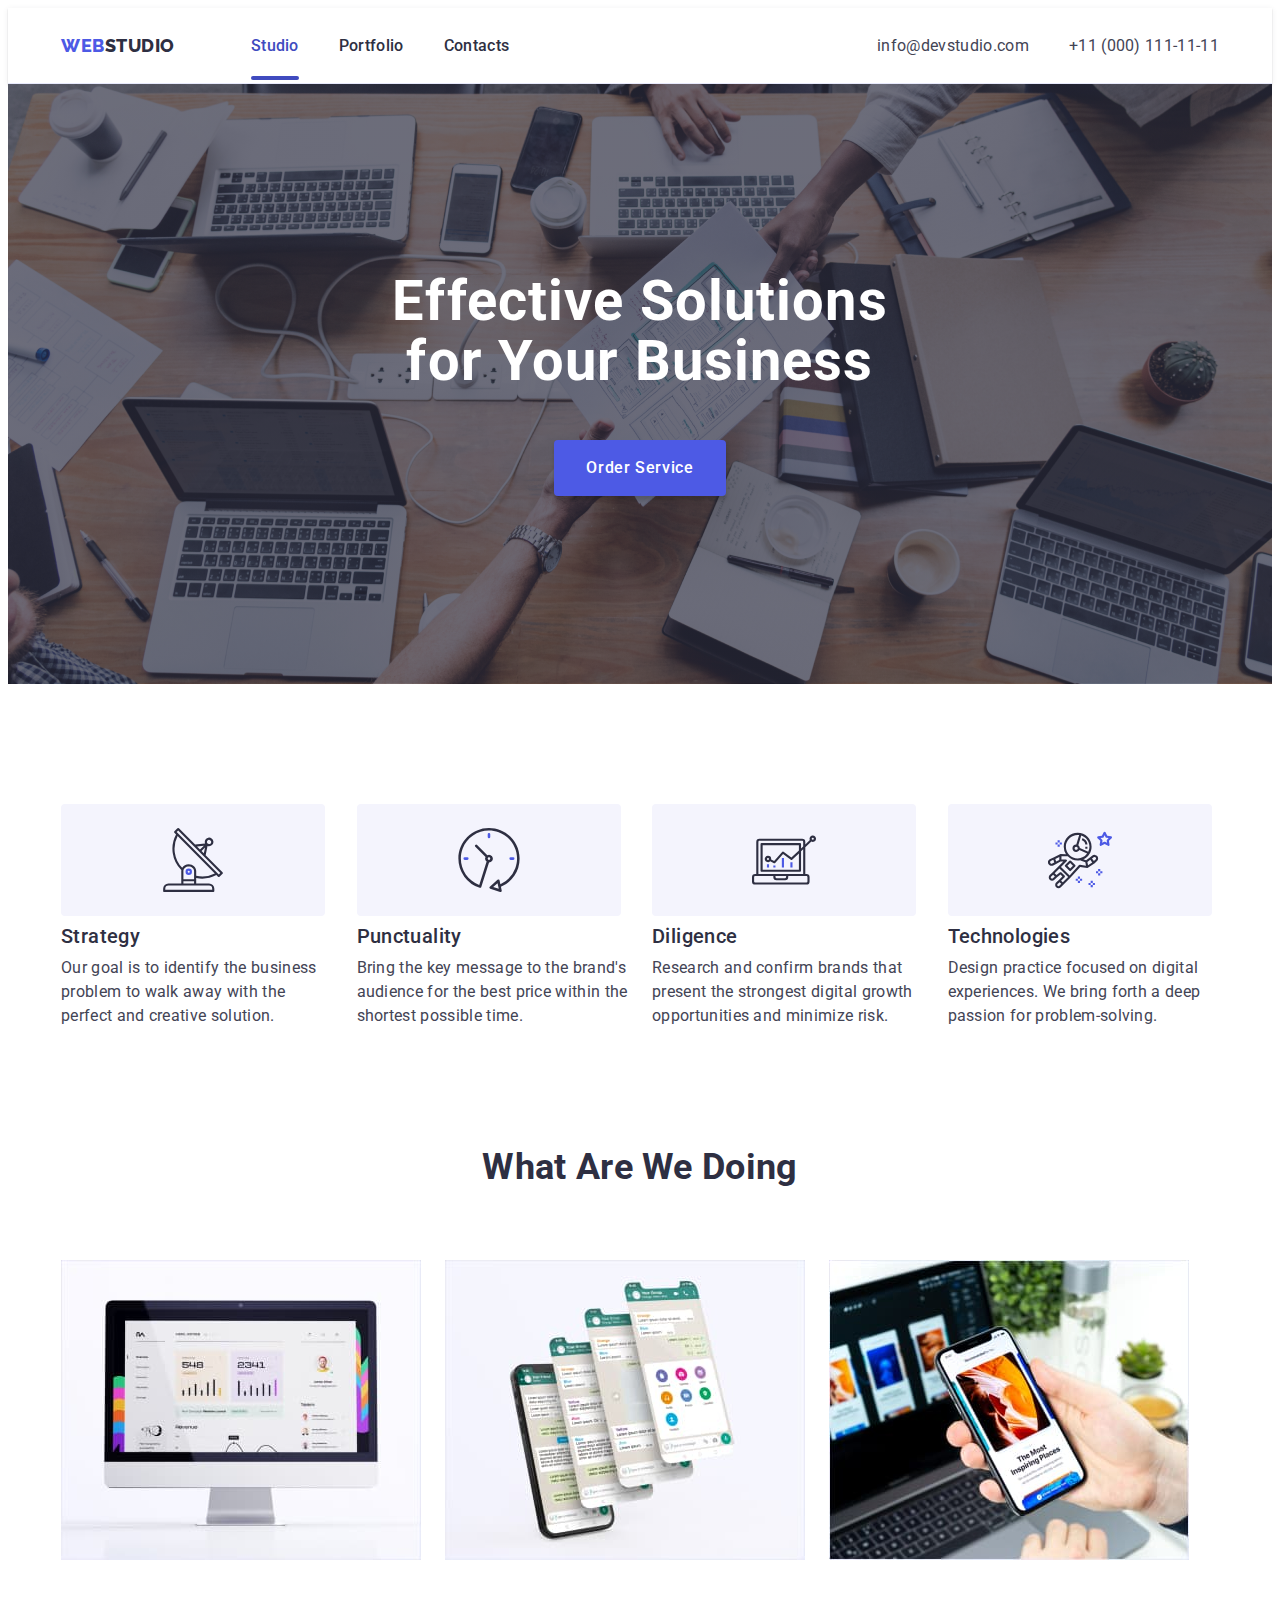
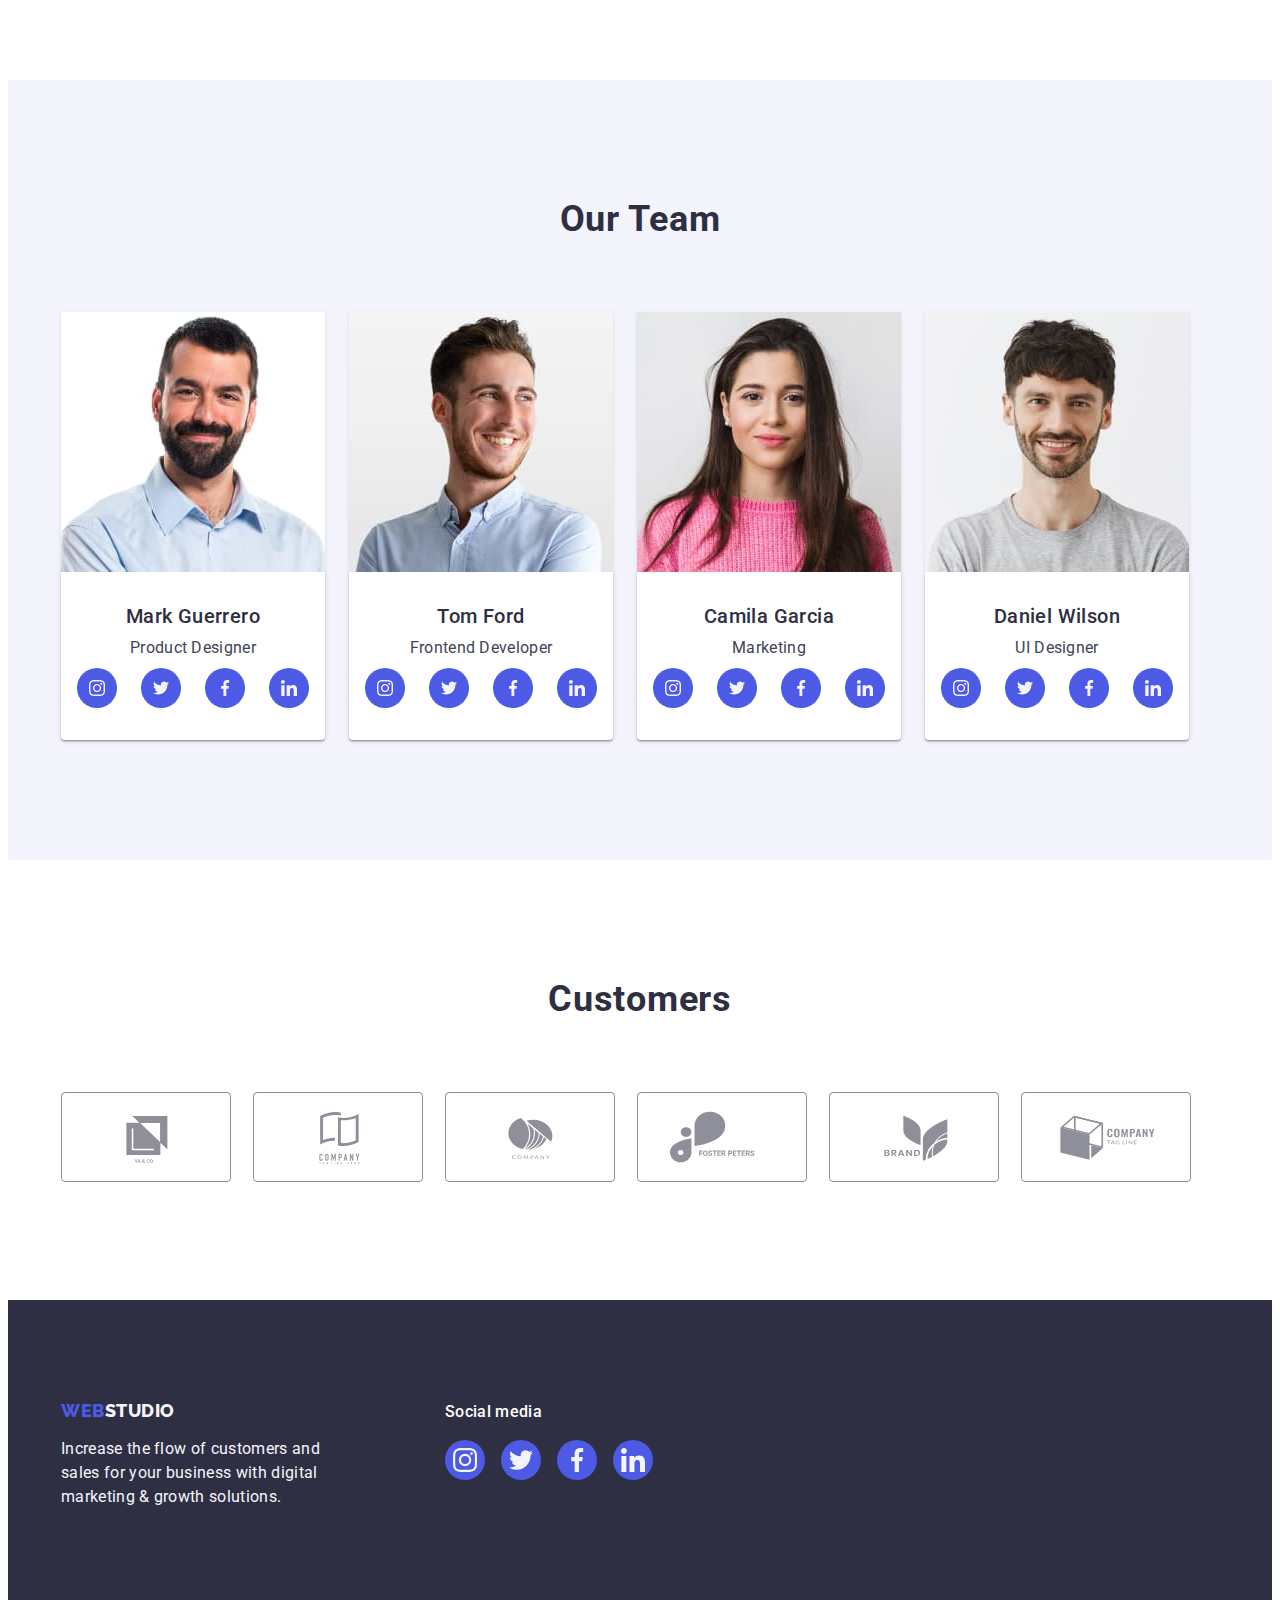
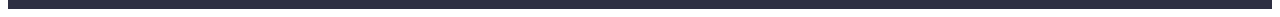
<file: index.html>
<!DOCTYPE html>
<html lang="en">
<head>
    <meta charset="UTF-8">
    <meta name="viewport" content="width=device-width, initial-scale=1.0">
    <title>Document</title>
    <link rel="stylesheet" href="https://cdnjs.cloudflare.com/ajax/libs/modern-normalize/2.0.0/modern-normalize.min.css"
        integrity="sha512-4xo8blKMVCiXpTaLzQSLSw3KFOVPWhm/TRtuPVc4WG6kUgjH6J03IBuG7JZPkcWMxJ5huwaBpOpnwYElP/m6wg=="
        crossorigin="anonymous" referrerpolicy="no-referrer" />
    <link rel="stylesheet" href="./css/styles.css" />
    <link rel="preconnect" href="https://fonts.googleapis.com">
    <link rel="preconnect" href="https://fonts.gstatic.com" crossorigin>
    <link href="https://fonts.googleapis.com/css2?family=Raleway:wght@800&family=Roboto:wght@400;500;700;900&display=swap" rel="stylesheet">
</head>
<body>
    <header class="header">
        <div class="container container-header">
            <nav class="navigation">
                <a class="link logo" href="./index.html">Web<span class="logo-black">Studio</span></a>
                <ul class="list navigation-list">
                    <li class="navigation-list-item"><a class="link navigation-list-link current" href="./index.html">Studio</a>
                    </li>
                    <li class="navigation-list-item"><a class="link navigation-list-link"
                            href="./portfolio.html">Portfolio</a>
                    </li>
                    <li class="navigation-list-item"><a class="link navigation-list-link" href="">Contacts</a></li>
                </ul>
            </nav>
            <address class="adress">
                <ul class="list adress-list">
                    <li class="adress-list-item"><a class="link adress-list-link"
                            href="mailto:info@devstudio.com">info@devstudio.com</a></li>
                    <li class="adress-list-item"><a class="link adress-list-link" href="tel:+110001111111">+11 (000)
                            111-11-11</a></li>
                </ul>
            </address>
        </div>
    </header>
    <main>
        <section class="hero">
            <div class="container">
                <h1 class="hero-title">Effective Solutions for Your Business</h1>
                <button type="button" class="hero-button" data-modal-open>Order Service</button>
            </div>
        </section>
        <section class="advantages">
            <div class="container">
                <h2 class="visually-hidden">Advantages</h2>
                <ul class="list advantages-list">
                    <li class="advantages-list-item">
                        <div class="advantages-svg-background">
                            <svg class="advantages-svg" width="64" height="64">
                                <use href="./images/icons.svg#icon-antenna-1"></use>
                            </svg>
                        </div>
                        <h3 class="list-title advantages-list-title">Strategy</h3>
                        <p class="regular-text advantages-list-text">Our goal is to identify the business problem to walk away with the perfect and creative solution. </p>
                    </li>
                    <li class="advantages-list-item">
                        <div class="advantages-svg-background">
                            <svg class="advantages-svg" width="64" height="64">
                                <use href="./images/icons.svg#icon-clock-2"></use>
                            </svg>
                        </div>
                        <h3 class="list-title advantages-list-title">Punctuality</h3>
                        <p class="regular-text advantages-list-text">Bring the key message to the brand's audience for the best price within the shortest possible time.</p>
                    </li>
                    <li class="advantages-list-item">
                        <div class="advantages-svg-background">
                            <svg class="advantages-svg" width="64" height="64">
                                <use href="./images/icons.svg#icon-diagram-3"></use>
                            </svg>
                        </div>
                        <h3 class="list-title advantages-list-title">Diligence</h3>
                        <p class="regular-text advantages-list-text">Research and confirm brands that present the strongest digital growth opportunities and minimize risk.</p>
                    </li>
                    <li class="advantages-list-item">
                        <div class="advantages-svg-background">
                            <svg class="advantages-svg"  width="64" height="64">
                                <use href="./images/icons.svg#icon-astronaut-4"></use>
                            </svg>
                        </div>
                        <h3 class="list-title advantages-list-title">Technologies</h3>
                        <p class="regular-text advantages-list-text">Design practice focused on digital experiences. We bring forth a deep passion for problem-solving.</p>
                    </li>
                </ul>
            </div>
        </section>
        <section class="activity">
            <div class="container">
                <h2 class="section-title activity-title">What are we doing</h2>
                <ul class="list activity-list">
                    <li class="activity-list-item"><img class="activity-list-image" src="./images/image-1.jpg" alt="monitor" width="360"></li>
                    <li class="activity-list-item"><img class="activity-list-image" src="./images/image-2.jpg" alt="smartphone" width="360"></li>
                    <li class="activity-list-item"><img class="activity-list-image" src="./images/image-3.jpg" alt="leptop & smartphone" width="360"></li>
                </ul>
            </div>
        </section>
        <section class="team">
            <div class="container">
                <h2 class="section-title team-title">Our Team</h2>
                <ul class="list team-list">
                    <li class="list team-list-item">
                        <img class="team-list-image" src="./images/face-1.jpg" alt="face of a man" width="264">
                        <div class="list-wrap">
                            <h3 class="list-title team-list-title">Mark Guerrero</h3>
                            <p class="regular-text team-list-text">Product Designer</p>
                            <ul class="list team-socials-list">
                                <li class="team-socials-list-item">
                                    <a href="" class="link team-socials-link">
                                        <svg class="team-socials-svg" width="16" height="16">
                                            <use href="./images/icons.svg#icon-instagram"></use>
                                        </svg>
                                    </a>
                                </li>
                                <li class="team-socials-list-item">
                                    <a href="" class="link team-socials-link">
                                        <svg class="team-socials-svg" width="16" height="16">
                                            <use href="./images/icons.svg#icon-twitter"></use>
                                        </svg>
                                    </a>
                                </li>
                                <li class="team-socials-list-item">
                                    <a href="" class="link team-socials-link">
                                        <svg class="team-socials-svg" width="16" height="16">
                                            <use href="./images/icons.svg#icon-facebook"></use>
                                        </svg>
                                    </a>    
                                </li>
                                <li class="team-socials-list-item">
                                    <a href="" class="link team-socials-link">
                                        <svg class="team-socials-svg" width="16" height="16">
                                            <use href="./images/icons.svg#icon-linkedin"></use>
                                        </svg>
                                    </a>
                                </li>
                            </ul>
                        </div>
                    </li>
                    <li class="list team-list-item">
                        <img class="team-list-image" src="./images/face-2.jpg" alt="face of a man" width="264">
                        <div class="list-wrap">
                            <h3 class="list-title team-list-title">Tom Ford</h3>
                            <p class="regular-text team-list-text">Frontend Developer</p>
                            <ul class="list team-socials-list">
                                <li class="team-socials-list-item">
                                    <a href="" class="link team-socials-link">
                                        <svg class="team-socials-svg" width="16" height="16">
                                            <use href="./images/icons.svg#icon-instagram"></use>
                                        </svg>
                                    </a>
                                </li>
                                <li class="team-socials-list-item">
                                    <a href="" class="link team-socials-link">
                                        <svg class="team-socials-svg" width="16" height="16">
                                            <use href="./images/icons.svg#icon-twitter"></use>
                                        </svg>
                                    </a>
                                </li>
                                <li class="team-socials-list-item">
                                    <a href="" class="link team-socials-link">
                                        <svg class="team-socials-svg" width="16" height="16">
                                            <use href="./images/icons.svg#icon-facebook"></use>
                                        </svg>
                                    </a>
                                </li>
                                <li class="team-socials-list-item">
                                    <a href="" class="link team-socials-link">
                                        <svg class="team-socials-svg" width="16" height="16">
                                            <use href="./images/icons.svg#icon-linkedin"></use>
                                        </svg>
                                    </a>
                                </li>
                            </ul>
                        </div>
                    </li>
                    <li class="list team-list-item">
                        <img class="team-list-image" src="./images/face-3.jpg" alt="face of a woman" width="264">
                        <div class="list-wrap">
                            <h3 class="list-title team-list-title">Camila Garcia</h3>
                            <p class="regular-text team-list-text">Marketing</p>
                            <ul class="list team-socials-list">
                                <li class="team-socials-list-item">
                                    <a href="" class="link team-socials-link">
                                        <svg class="team-socials-svg" width="16" height="16">
                                            <use href="./images/icons.svg#icon-instagram"></use>
                                        </svg>
                                    </a>
                                </li>
                                <li class="team-socials-list-item">
                                    <a href="" class="link team-socials-link">
                                        <svg class="team-socials-svg" width="16" height="16">
                                            <use href="./images/icons.svg#icon-twitter"></use>
                                        </svg>
                                    </a>
                                </li>
                                <li class="team-socials-list-item">
                                    <a href="" class="link team-socials-link">
                                        <svg class="team-socials-svg" width="16" height="16">
                                            <use href="./images/icons.svg#icon-facebook"></use>
                                        </svg>
                                    </a>
                                </li>
                                <li class="team-socials-list-item">
                                    <a href="" class="link team-socials-link">
                                        <svg class="team-socials-svg" width="16" height="16">
                                            <use href="./images/icons.svg#icon-linkedin"></use>
                                        </svg>
                                    </a>
                                </li>
                            </ul>
                        </div>
                    </li>
                    <li class="list team-list-item">
                        <img class="team-list-image" src="./images/face-4.jpg" alt="face of a man" width="264">
                        <div class="list-wrap">
                            <h3 class="list-title team-list-title">Daniel Wilson</h3>
                            <p class="regular-text team-list-text">UI Designer</p>
                            <ul class="list team-socials-list">
                                <li class="team-socials-list-item">
                                    <a href="" class="link team-socials-link">
                                        <svg class="team-socials-svg" width="16" height="16">
                                            <use href="./images/icons.svg#icon-instagram"></use>
                                        </svg>
                                    </a>
                                </li>
                                <li class="team-socials-list-item">
                                    <a href="" class="link team-socials-link">
                                        <svg class="team-socials-svg" width="16" height="16">
                                            <use href="./images/icons.svg#icon-twitter"></use>
                                        </svg>
                                    </a>
                                </li>
                                <li class="team-socials-list-item">
                                    <a href="" class="link team-socials-link">
                                        <svg class="team-socials-svg" width="16" height="16">
                                            <use href="./images/icons.svg#icon-facebook"></use>
                                        </svg>
                                    </a>
                                </li>
                                <li class="team-socials-list-item">
                                    <a href="" class="link team-socials-link">
                                        <svg class="team-socials-svg" width="16" height="16">
                                            <use href="./images/icons.svg#icon-linkedin"></use>
                                        </svg>
                                    </a>
                                </li>
                            </ul>
                        </div>
                    </li>
                </ul>
            </div>
        </section>
        <section class="customers">
            <div class="container">
                <h2 class="section-title customers-title">Customers</h2>
                <ul class="list customers-list">
                    <li class="customers-list-item">
                        <a href="" class="link customers-list-link">
                            <svg class="customers-list-svg" width="104" height="56">
                                <use href="./images/icons.svg#icon-cust-1"></use>
                            </svg>
                        </a>
                    </li>
                    <li class="customers-list-item">
                        <a href="" class="link customers-list-link">
                            <svg class="customers-list-svg" width="104" height="56">
                                <use href="./images/icons.svg#icon-cust-2"></use>
                            </svg>
                        </a>
                    </li>
                    <li class="customers-list-item">
                        <a href="" class="link customers-list-link">
                            <svg class="customers-list-svg" width="104" height="56">
                                <use href="./images/icons.svg#icon-cust-3"></use>
                            </svg>
                        </a>
                    </li>
                    <li class="customers-list-item">
                        <a href="" class="link customers-list-link">
                            <svg class="customers-list-svg" width="104" height="56">
                                <use href="./images/icons.svg#icon-cust-4"></use>
                            </svg>
                        </a>
                    </li>
                    <li class="customers-list-item">
                        <a href="" class="link customers-list-link">
                            <svg class="customers-list-svg" width="104" height="56">
                                <use href="./images/icons.svg#icon-cust-5"></use>
                            </svg>
                        </a>
                    </li>
                    <li class="customers-list-item">
                        <a href="" class="link customers-list-link">
                            <svg class="customers-list-svg" width="104" height="56">
                                <use href="./images/icons.svg#icon-cust-6"></use>
                            </svg>
                        </a>
                    </li>
                </ul>
            </div>
        </section>
    </main>
    <footer class="footer">
        <div class="container container-footer">
            <div class="footer-logo-text">
                <a class="link logo" href="./index.html">Web<span class="logo-white">Studio</span></a>
                <p class="footer-text">Increase the flow of customers and sales for your business with digital marketing & growth solutions.</p>
            </div>
            <div class="">
                <p class="footer-social-text">Social media</p>
                <ul class="list footer-social-list">
                    <li class="footer-social-item">
                        <a href="" class="link footer-socials-link">
                            <svg class="footer-socials-svg" width="24" height="24">
                                <use href="./images/icons.svg#icon-instagram"></use>
                            </svg>
                        </a>
                    </li>
                    <li class="footer-social-item">
                        <a href="" class="link footer-socials-link">
                            <svg class="footer-socials-svg" width="24" height="24">
                                <use href="./images/icons.svg#icon-twitter"></use>
                            </svg>
                        </a>
                    </li>
                    <li class="footer-social-item">
                        <a href="" class="link footer-socials-link">
                            <svg class="footer-socials-svg" width="24" height="24">
                                <use href="./images/icons.svg#icon-facebook"></use>
                            </svg>
                        </a>
                    </li>
                    <li class="footer-social-item">
                        <a href="" class="link footer-socials-link">
                            <svg class="footer-socials-svg" width="24" height="24">
                                <use href="./images/icons.svg#icon-linkedin"></use>
                            </svg>
                        </a>
                    </li>
                </ul>
            </div>
        </div>    
    </footer>
    <div class="backdrop is-hidden" data-modal>
        <div class="modal">
            <button class="modal-button-close" type="button" data-modal-close>
                <svg class="svg-close" width="8" height="8">
                    <use href="./images/icons.svg#icon-close"></use>
                </svg>
            </button>
        </div>
    </div>
    <script src="./js/modal.js"></script>
</body>
</html>
</file>
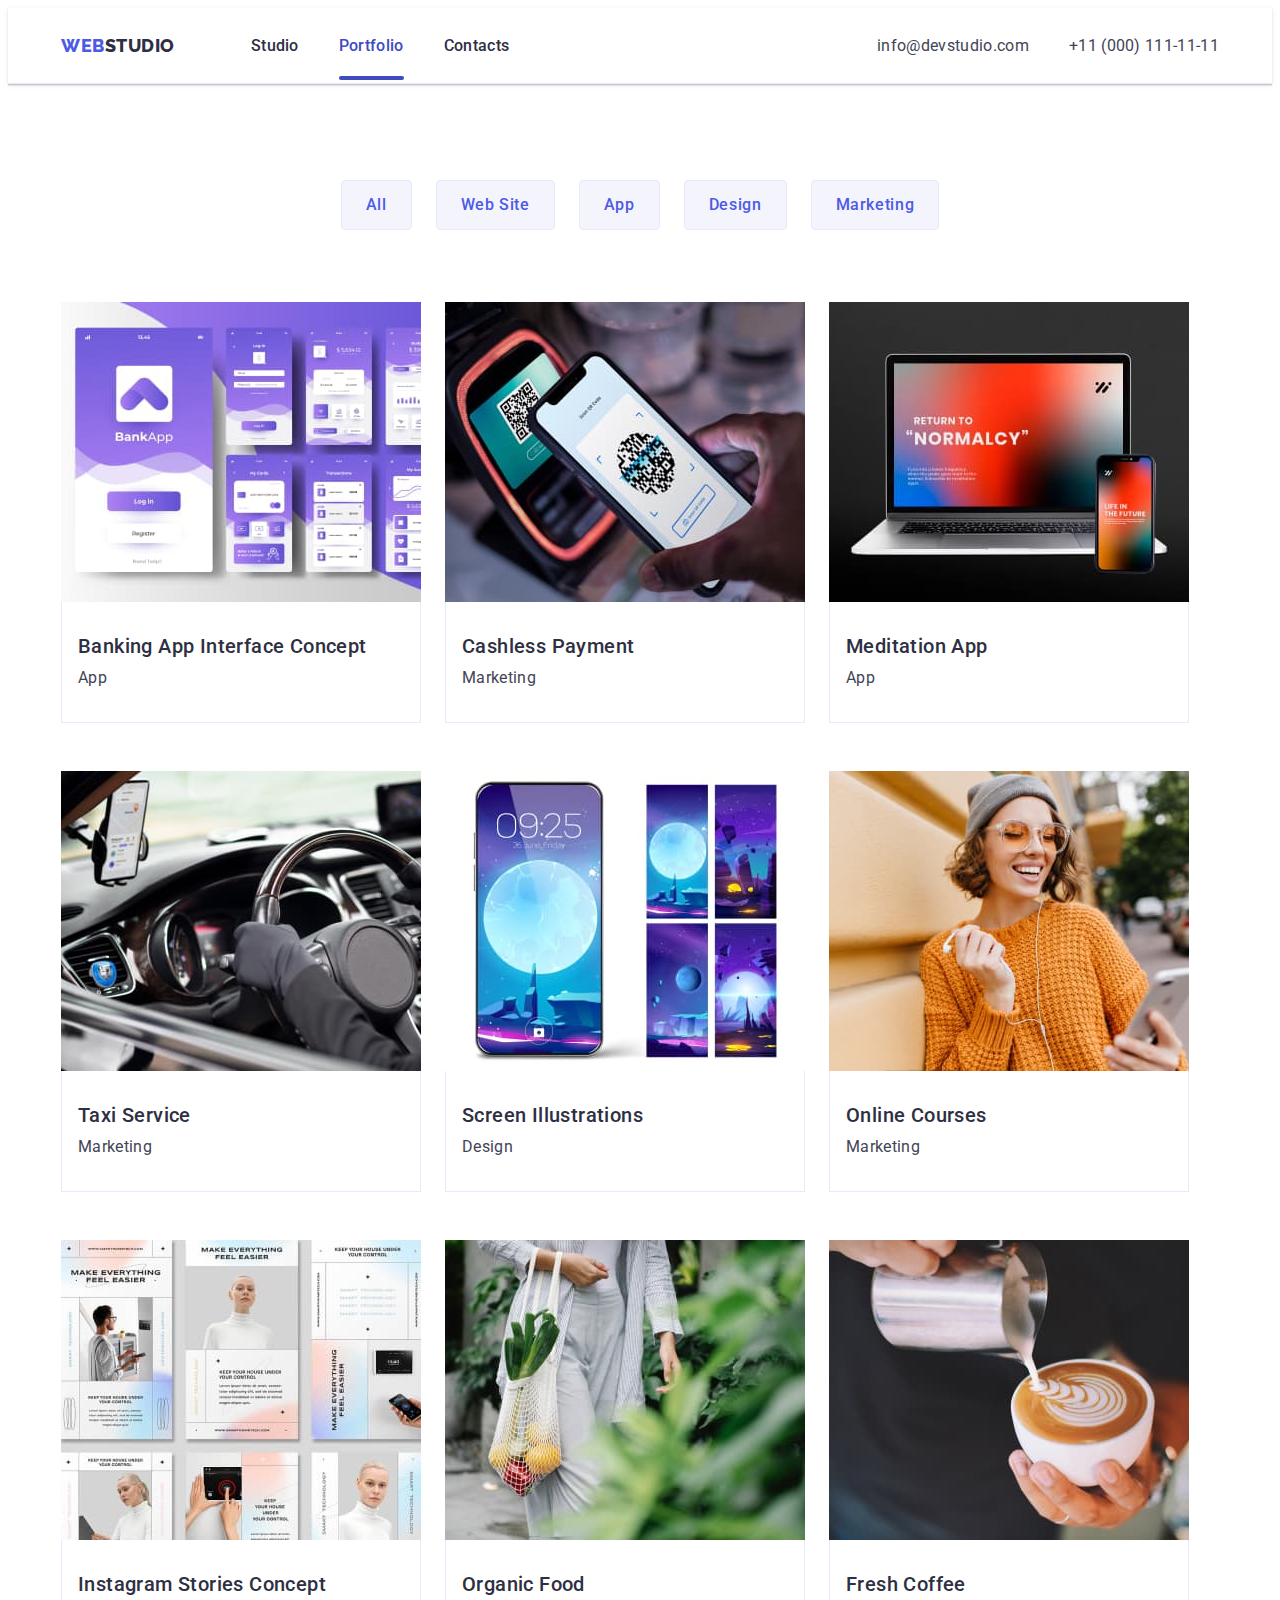
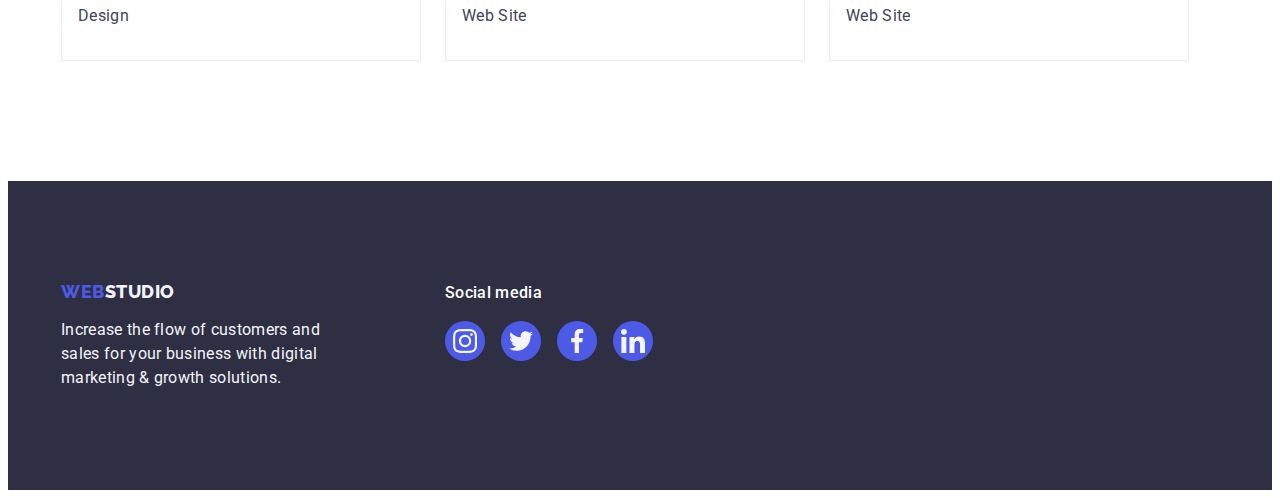
<file: portfolio.html>
<!DOCTYPE html>
<html lang="en">

<head>
    <meta charset="UTF-8">
    <meta name="viewport" content="width=device-width, initial-scale=1.0">
    <title>Document</title>
    <link rel="stylesheet" href="https://cdnjs.cloudflare.com/ajax/libs/modern-normalize/2.0.0/modern-normalize.min.css"
        integrity="sha512-4xo8blKMVCiXpTaLzQSLSw3KFOVPWhm/TRtuPVc4WG6kUgjH6J03IBuG7JZPkcWMxJ5huwaBpOpnwYElP/m6wg=="
        crossorigin="anonymous" referrerpolicy="no-referrer" />
    <link rel="stylesheet" href="./css/styles.css" />
    <link rel="preconnect" href="https://fonts.googleapis.com">
    <link rel="preconnect" href="https://fonts.gstatic.com" crossorigin>
    <link
        href="https://fonts.googleapis.com/css2?family=Raleway:wght@800&family=Roboto:wght@400;500;700;900&display=swap"
        rel="stylesheet">
</head>

<body>
    <header class="header">
        <div class="container container-header">
            <nav class="navigation">
                <a class="link logo" href="./index.html">Web<span class="logo-black">Studio</span></a>
                <ul class="list navigation-list">
                    <li class="navigation-list-item"><a class="link navigation-list-link" href="./index.html">Studio</a>
                    </li>
                    <li class="navigation-list-item"><a class="link navigation-list-link current"
                            href="./portfolio.html">Portfolio</a>
                    </li>
                    <li class="navigation-list-item"><a class="link navigation-list-link" href="">Contacts</a></li>
                </ul>
            </nav>
            <address class="adress">
                <ul class="list adress-list">
                    <li class="adress-list-item"><a class="link adress-list-link"
                            href="mailto:info@devstudio.com">info@devstudio.com</a></li>
                    <li class="adress-list-item"><a class="link adress-list-link" href="tel:+110001111111">+11 (000)
                            111-11-11</a></li>
                </ul>
            </address>
        </div>
    </header>
    <main>
        <section class="portfolio">
            <div class="container">
                <h1 class="visually-hidden">Portfolio</h1>
                <ul class="list portfolio-filter">
                    <li class="link"><button type="button" class="portfolio-filter-button" >All</button></li>
                    <li class="link"><button type="button" class="portfolio-filter-button" >Web Site</button></li>
                    <li class="link"><button type="button" class="portfolio-filter-button" >App</button></li>
                    <li class="link"><button type="button" class="portfolio-filter-button" >Design</button></li>
                    <li class="link"><button type="button" class="portfolio-filter-button" >Marketing</button></li>
                </ul>
                <ul class="list portfolio-list">
                    <li class="portfolio-list-item">
                        <a class="link portfolio-link" href="">
                            <div class="portfolio-cover-wrap">
                                <img class="portfolio-list-image" src="./images/project-1.jpg" alt="interfaces of app in smartphone" width="360"/>
                                <p class="portfolio-cover">
                                    14 Stylish and User-Friendly App Design Concepts · Task Manager App · Calorie
                                     Tracker App · Exotic Fruit Ecommerce App ·
                                     Cloud Storage App
                                </p>
                            </div>
                            <div class="portfolio-list-wrap">
                                <h2 class="list-title portfolio-list-title">Banking App Interface Concept</h2>
                                <p class="regular-text portfolio-list-text">App</p>
                            </div>
                        </a>
                    </li>
                    <li class="portfolio-list-item">
                        <a class="link portfolio-link" href="">
                            <div class="portfolio-cover-wrap">
                                <img class="portfolio-list-image" src="./images/project-2.jpg" alt="making payment with smartphone"
                                    width="360" />
                                <p class="portfolio-cover">
                                    14 Stylish and User-Friendly App Design Concepts · Task Manager App ·
                                        Calorie
                                        Tracker App · Exotic Fruit Ecommerce App ·
                                        Cloud Storage App
                                </p>
                            </div>
                            <div class="portfolio-list-wrap">
                                <h2 class="list-title portfolio-list-title">Cashless Payment</h2>
                                <p class="regular-text portfolio-list-text">Marketing</p>
                            </div>
                        </a>
                    </li>
                    <li class="portfolio-list-item">
                        <a class="link portfolio-link" href="">
                            <div class="portfolio-cover-wrap">
                                <img class="portfolio-list-image" src="./images/project-3.jpg" alt="laptop & smartphone"
                                    width="360" />
                                <p class="portfolio-cover">
                                    14 Stylish and User-Friendly App Design Concepts · Task Manager App ·
                                        Calorie
                                        Tracker App · Exotic Fruit Ecommerce App ·
                                        Cloud Storage App
                                </p>
                            </div>
                            <div class="portfolio-list-wrap">
                                <h2 class="list-title portfolio-list-title">Meditation App</h2>
                                <p class="regular-text portfolio-list-text">App</p>
                            </div>
                        </a>
                    </li>
                    <li class="portfolio-list-item">
                        <a class="link portfolio-link" href="">
                            <div class="portfolio-cover-wrap">
                                <img class="portfolio-list-image" src="./images/project-4.jpg" alt="smartphone at cars dashboard"
                                    width="360" />
                                <p class="portfolio-cover">
                                    14 Stylish and User-Friendly App Design Concepts · Task Manager App ·
                                        Calorie
                                        Tracker App · Exotic Fruit Ecommerce App ·
                                        Cloud Storage App
                                </p>
                            </div>
                            <div class="portfolio-list-wrap">
                                <h2 class="list-title portfolio-list-title">Taxi Service</h2>
                                <p class="regular-text portfolio-list-text">Marketing</p>
                            </div>
                        </a>
                    </li>
                    <li class="portfolio-list-item">
                        <a class="link portfolio-link" href="">
                            <div class="portfolio-cover-wrap">
                                <img class="portfolio-list-image" src="./images/project-5.jpg" alt="interfaces of app in smartphone"
                                    width="360" />
                                <p class="portfolio-cover">
                                    14 Stylish and User-Friendly App Design Concepts · Task Manager App ·
                                        Calorie
                                        Tracker App · Exotic Fruit Ecommerce App ·
                                        Cloud Storage App
                                </p>
                            </div>
                            <div class="portfolio-list-wrap">
                                <h2 class="list-title portfolio-list-title">Screen Illustrations</h2>
                                <p class="regular-text portfolio-list-text">Design</p>
                            </div>
                        </a>
                    </li>
                    <li class="portfolio-list-item">
                        <a class="link portfolio-link" href="">
                            <div class="portfolio-cover-wrap">
                                <img class="portfolio-list-image" src="./images/project-6.jpg" alt="woman with a smartphone"
                                    width="360" />
                                <p class="portfolio-cover">
                                    14 Stylish and User-Friendly App Design Concepts · Task Manager App ·
                                        Calorie
                                        Tracker App · Exotic Fruit Ecommerce App ·
                                        Cloud Storage App
                                </p>
                            </div>
                            <div class="portfolio-list-wrap">
                                <h2 class="list-title portfolio-list-title">Online Courses</h2>
                                <p class="regular-text portfolio-list-text">Marketing</p>
                            </div>
                        </a>
                    </li>
                    <li class="portfolio-list-item">
                        <a class="link portfolio-link" href="">
                            <div class="portfolio-cover-wrap">
                                <img class="portfolio-list-image" src="./images/project-7.jpg" alt="interfaces of app in smartphone"
                                    width="360" />
                                <p class="portfolio-cover">
                                    14 Stylish and User-Friendly App Design Concepts · Task Manager App ·
                                        Calorie
                                        Tracker App · Exotic Fruit Ecommerce App ·
                                        Cloud Storage App
                                </p>
                            </div>
                            <div class="portfolio-list-wrap">
                                <h2 class="list-title portfolio-list-title">Instagram Stories Concept</h2>
                                <p class="regular-text portfolio-list-text">Design</p>
                            </div>
                        </a>
                    </li>
                    <li class="portfolio-list-item">
                        <a class="link portfolio-link" href="">
                            <div class="portfolio-cover-wrap">
                                <img class="portfolio-list-image" src="./images/project-8.jpg" alt="woman wit food"
                                    width="360" />
                                <p class="portfolio-cover">
                                    14 Stylish and User-Friendly App Design Concepts · Task Manager App ·
                                        Calorie
                                        Tracker App · Exotic Fruit Ecommerce App ·
                                        Cloud Storage App
                                </p>
                            </div>
                            <div class="portfolio-list-wrap">
                                <h2 class="list-title portfolio-list-title">Organic Food</h2>
                                <p class="regular-text portfolio-list-text">Web Site</p>
                            </div>
                        </a>
                    </li>
                    <li class="portfolio-list-item">
                        <a class="link portfolio-link" href="">
                            <div class="portfolio-cover-wrap">
                                <img class="portfolio-list-image" src="./images/project-9.jpg" alt="maling coffee"
                                    width="360" />
                                <p class="portfolio-cover">
                                    14 Stylish and User-Friendly App Design Concepts · Task Manager App ·
                                        Calorie
                                        Tracker App · Exotic Fruit Ecommerce App ·
                                        Cloud Storage App
                                </p>
                            </div>
                            <div class="portfolio-list-wrap">
                                <h2 class="list-title portfolio-list-title">Fresh Coffee</h2>
                                <p class="regular-text portfolio-list-text">Web Site</p>
                            </div>
                        </a>
                    </li>
                </ul>
            </div>
        </section>
    </main>
    <footer class="footer">
        <div class="container container-footer">
            <div class="footer-logo-text">
                <a class="link logo" href="./index.html">Web<span class="logo-white">Studio</span></a>
                <p class="footer-text">Increase the flow of customers and sales for your business with digital marketing &
                    growth solutions.</p>
            </div>
            <div class="">
                <p class="footer-social-text">Social media</p>
                <ul class="list footer-social-list">
                    <li class="footer-social-item">
                        <a href="" class="link footer-socials-link">
                            <svg class="footer-socials-svg" width="24" height="24">
                                <use href="./images/icons.svg#icon-instagram"></use>
                            </svg>
                        </a>
                    </li>
                    <li class="footer-social-item">
                        <a href="" class="link footer-socials-link">
                            <svg class="footer-socials-svg" width="24" height="24">
                                <use href="./images/icons.svg#icon-twitter"></use>
                            </svg>
                        </a>
                    </li>
                    <li class="footer-social-item">
                        <a href="" class="link footer-socials-link">
                            <svg class="footer-socials-svg" width="24" height="24">
                                <use href="./images/icons.svg#icon-facebook"></use>
                            </svg>
                        </a>
                    </li>
                    <li class="footer-social-item">
                        <a href="" class="link footer-socials-link">
                            <svg class="footer-socials-svg" width="24" height="24">
                                <use href="./images/icons.svg#icon-linkedin"></use>
                            </svg>
                        </a>
                    </li>
                </ul>
            </div>
        </div>
    </footer>
        </body>
        
        </html>
</file>
<file: css/styles.css>
:root {
  --primary-font: Roboto, sans-serif;
  --secondary-font: Raleway, sans-serif;

  --primary-brand-color: #4d5ae5;
  --pressed-state-color: #404bbf;
  --dark-color: #2e2f42;
  --success-color: #31d0aa;
  --text-color: #434455;
  --subtle-text-color: #8e8f99;
  --accent-color: #e7e9fc;
  --light-color: #f4f4fd;
  --modal-overlay-color: #2e2f42;
  --hero-background-color: #2e2f42;
  --white-background-color: #ffffff;
  --modal-background-color: #fcfcfc;
}
*::before,
*::after {
  box-sizing: border-box;
}
body {
  font-family: var(--primary-font);
  color: var(--text-color);
  background-color: var(--white-background-color);
  font-style: normal;
  letter-spacing: 0.02em;
}
p,
h1,
h2,
h3,
h4,
h5,
h6 {
  margin-top: 0;
  margin-bottom: 0;
}
ul,
ol {
  padding-left: 0;
  margin-top: 0;
  margin-bottom: 0;
}
img {
  display: block;
  max-width: 100%;
}
.container {
  width: 100%;
  max-width: 1158px;
  padding-left: 15px;
  padding-right: 15px;
  margin: 0 auto;
}
.section-title {
  color: var(--dark-color);
  font-size: 36px;
  line-height: 1.11;
  text-transform: capitalize;
}
.list-title {
  color: var(--dark-color);
  font-size: 20px;
  font-weight: 500;
  line-height: 1.2;
}
.regular-text {
  color: var(--dark-color);
  font-size: 16px;
  line-height: 1.5;
}
.logo {
  color: var(--primary-brand-color);
  font-family: var(--secondary-font);
  font-size: 18px;
  font-weight: 800;
  line-height: 1.17;
  letter-spacing: 0.03em;
  text-transform: uppercase;
  text-decoration: none;
}
.logo-black {
  color: var(--dark-color);
  margin-right: 76px;
}

.list {
  list-style-type: none;
  list-style: none;
  text-decoration: none;
}
.link {
  text-decoration: none;
  list-style-type: none;
}
.header {
  padding-top: 25.5px;
  padding-bottom: 25.5px;
  border-bottom: 1px solid var(--accent-color);
  max-height: 72px;
  box-shadow: 0px 1px 6px 0px rgba(46, 47, 66, 0.08),
    0px 1px 1px 0px rgba(46, 47, 66, 0.16),
    0px 2px 1px 0px rgba(46, 47, 66, 0.08);
}
.container-header {
  display: flex;
  padding: 0 15px;
}
.navigation {
  display: flex;
  align-items: center;
}
.navigation-list {
  display: flex;
  align-items: center;
  gap: 40px;
  margin-right: auto;
}
.navigation-list-item {
}
.navigation-list-link {
  color: var(--dark-color);
  font-size: 16px;
  font-weight: 500;
  line-height: 1.5;
  text-decoration: none;
  padding: 24px 0;
  transition: color 250ms cubic-bezier(0.4, 0, 0.2, 1);
}
.current {
  position: relative;
  color: var(--pressed-state-color);
}
.current::after {
  position: absolute;
  content: "";
  left: 0%;
  bottom: -1px;
  height: 4px;
  width: 100%;
  background-color: var(--pressed-state-color);
  border-radius: 2px;
}
.adress {
  font-style: normal;
  margin-left: auto;
}
.adress-list {
  display: flex;
  align-items: center;
  gap: 40px;
}
.adress-list-link {
  color: var(--text-color);
  font-size: 16px;
  line-height: 1.5;
  text-decoration: none;
  transition: color 250ms cubic-bezier(0.4, 0, 0.2, 1);
}
.hero {
  background-color: var(--hero-background-color);
  background-image: linear-gradient(
      rgba(46, 47, 66, 0.7),
      rgba(46, 47, 66, 0.7)
    ),
    url(../images/hero-background.jpg);
  background-repeat: no-repeat;
  background-position: center;
  background-size: cover;
  padding-top: 188px;
  padding-bottom: 188px;
  max-width: 1440px;
  margin: 0 auto;
}
.hero-title {
  color: var(--white-background-color);
  max-width: 496px;
  text-align: center;
  font-size: 56px;
  line-height: 1.07;
  letter-spacing: 0.02em;
  margin-bottom: 48px;
  margin-left: auto;
  margin-right: auto;
}
.hero-button {
  display: block;
  border: none;
  padding: 16px 32px;
  margin-left: auto;
  margin-right: auto;
  font-family: "Roboto", sans-serif;
  color: var(--white-background-color);
  background-color: var(--primary-brand-color);
  text-align: center;
  font-size: 16px;
  min-width: 169px;
  font-weight: 500;
  line-height: 1.5;
  height: 56px;
  letter-spacing: 0.04em;
  cursor: pointer;
  border-radius: 4px;
  box-shadow: 0px 4px 4px 0px rgba(0, 0, 0, 0.15);
  transition: background-color 250ms cubic-bezier(0.4, 0, 0.2, 1);
}
.visually-hidden {
  position: absolute;
  width: 1px;
  height: 1px;
  margin: -1px;
  border: 0;
  padding: 0;

  white-space: nowrap;
  clip-path: inset(100%);
  clip: rect(0 0 0 0);
  overflow: hidden;
}
.advantages {
  padding: 120px 0;
}
.advantages-list {
  display: flex;
  gap: 24px;
}
.advantages-svg-background {
  display: flex;
  position: relative;
  gap: 24px;
  width: 264px;
  height: 112px;
  background-color: var(--light-color);
  align-items: center;
  justify-content: center;
  border-radius: 4px;
  margin-bottom: 8px;
}
.advantages-svg {
  position: absolute;
  top: 50%;
  left: 50%;
  transform: translate(-50%, -50%);
}
.advantages-list-item {
  width: calc((100% - 3 * 24px) / 4);
}
.advantages-list-title {
  letter-spacing: 0.02em;
  margin-bottom: 8px;
}
.advantages-list-text {
  color: var(--text-color);
}
.activity {
  padding-bottom: 120px;
}
.activity-title {
  text-align: center;
  margin-bottom: 72px;
}
.activity-list {
  display: flex;
  gap: 24px;
}
.activity-list-item {
}
.activity-list-image {
}
.team {
  background-color: var(--light-color);
  padding-top: 120px;
  padding-bottom: 120px;
}
.team-title {
  text-align: center;
  letter-spacing: 0.02em;
  margin-bottom: 72px;
}
.team-list {
  display: flex;
  gap: 24px;
}
.team-list-item {
  background-color: var(--white-background-color);
  border-radius: 0px 0px 4px 4px;
  box-shadow: 0px 1px 6px rgba(46, 47, 66, 0.08),
    0px 1px 1px rgba(46, 47, 66, 0.16), 0px 2px 1px rgba(46, 47, 66, 0.08);
}
.team-list-image {
}
.team-list-title {
  text-align: center;
  align-items: center;
  letter-spacing: 0.02em;
  margin-bottom: 8px;
}
.team-list-text {
  max-width: fit-content;
  text-align: center;
  color: var(--text-color);
  margin-left: auto;
  margin-right: auto;
  margin-bottom: 8px;
}
.list-wrap {
  padding-top: 32px;
  padding-bottom: 32px;
  border-radius: 0px 0px 4px 4px;
  background: var(--white, #fff);
  box-shadow: 0px 2px 1px 0px rgba(46, 47, 66, 0.08),
    0px 1px 1px 0px rgba(46, 47, 66, 0.16),
    0px 1px 6px 0px rgba(46, 47, 66, 0.08);
}
.team-socials-list {
  display: flex;
  justify-content: center;
  align-items: center;
  gap: 24px;
  margin-left: 16px;
  margin-right: 16px;
}
.team-socials-list-item {
  width: 40px;
  height: 40px;
}
.team-socials-link {
  display: flex;
  align-items: center;
  justify-content: center;
  position: relative;
  width: 100%;
  height: 100%;
  background-color: var(--primary-brand-color);
  border-radius: 50%;
  cursor: pointer;
  transition: background-color 250ms cubic-bezier(0.4, 0, 0.2, 1);
}
.team-socials-link:hover,
.team-socials-link:focus {
  background-color: var(--pressed-state-color);
}
.team-socials-link:active {
  background-color: var(--pressed-state-color);
}
.team-socials-svg {
  position: absolute;
  top: 50%;
  left: 50%;
  transform: translate(-50%, -50%);
  fill: var(--light-color);
}
.customers {
  padding-top: 120px;
  padding-bottom: 120px;
}
.customers-title {
  text-align: center;
  letter-spacing: 0.02em;
  margin-bottom: 72px;
}
.customers-list {
  display: flex;
  gap: 24px;
}
.customers-list-item {
  width: 168px;
  height: 88px;
}
.customers-list-link {
  display: flex;
  align-items: center;
  justify-content: center;
  color: var(--subtle-text-color);
  position: relative;
  width: 100%;
  height: 100%;
  border-radius: 4px;
  border: 1px solid var(--subtle-text-color);
  transition: border-color 250ms cubic-bezier(0.4, 0, 0.2, 1),
    color 250ms cubic-bezier(0.4, 0, 0.2, 1);
  cursor: pointer;
}
.customers-list-svg {
  fill: currentColor;
}
.customers-list-link:hover,
.customers-list-link:focus,
.customers-list-link:active {
  color: var(--pressed-state-color);
  border: 1px solid var(--pressed-state-color);
}

.footer {
  background-color: var(--dark-color);
  padding: 100px 0;
}
.container-footer {
  display: flex;
  align-items: baseline;
}
.footer-logo-text {
  margin-right: 120px;
}
footer .logo {
  display: inline-block;
  margin-bottom: 16px;
}
.logo-white {
  color: var(--light-color);
}
.footer-text {
  max-width: 264px;
  color: var(--light-color);
  font-size: 16px;
  line-height: 1.5;
}
.footer-social-text {
  font-weight: 500;
  font-size: 16px;
  line-height: 1.5;
  letter-spacing: 0.02em;
  color: var(--white-background-color);
  margin-bottom: 16px;
}
.footer-social-list {
  display: flex;
  gap: 16px;
}
.footer-social-item {
  width: 40px;
  height: 40px;
}
.footer-socials-link {
  display: flex;
  position: relative;
  width: 100%;
  height: 100%;
  background-color: var(--primary-brand-color);
  border-radius: 50%;
  cursor: pointer;
  align-items: center;
  justify-content: center;
  transition: background-color 250ms cubic-bezier(0.4, 0, 0.2, 1);
}
.footer-socials-link:hover,
.footer-socials-link:focus {
  background-color: var(--success-color);
}
.footer-socials-svg {
  position: absolute;
  top: 50%;
  left: 50%;
  transform: translate(-50%, -50%);
  fill: var(--light-color);
}
.portfolio {
  padding-top: 96px;
  padding-bottom: 120px;
}
.portfolio-filter {
  display: flex;
  justify-content: center;
  gap: 24px;
  margin-bottom: 72px;
}
.portfolio-filter-button {
  border-radius: 4px;
  border: 1px solid var(--accent-color);
  transition: color 250ms cubic-bezier(0.4, 0, 0.2, 1),
    background-color 250ms cubic-bezier(0.4, 0, 0.2, 1),
    border-color 250ms cubic-bezier(0.4, 0, 0.2, 1),
    box-shadow 250ms cubic-bezier(0.4, 0, 0.2, 1);
}
.portfolio-filter-button {
  display: flex;
  padding: 12px 24px;
  justify-content: center;
  align-items: center;
  font-family: "Roboto", sans-serif;
  color: var(--primary-brand-color);
  background-color: var(--light-color);
  border: 1px solid var(--accent-color);
  text-align: center;
  font-size: 16px;
  font-weight: 500;
  line-height: 1.5;
  letter-spacing: 0.04em;
  cursor: pointer;
  border-radius: 4px;
  transition-duration: 250ms;
  transition-timing-function: cubic-bezier(0.4, 0, 0.2, 1);
}
.portfolio-filter-button:hover,
.portfolio-filter-button:focus {
  color: var(--white-background-color);
  background-color: var(--pressed-state-color);
  box-shadow: 0px 2px 2px 0px rgba(0, 0, 0, 0.12),
    0px 2px 1px 0px rgba(0, 0, 0, 0.08), 0px 3px 1px 0px rgba(0, 0, 0, 0.1);
  border: 1px solid transparent;
}
.hero-button:hover,
.hero-button:focus {
  color: var(--white-background-color);
  background-color: var(--pressed-state-color);
  box-shadow: 0px 2px 2px 0px rgba(0, 0, 0, 0.12),
    0px 2px 1px 0px rgba(0, 0, 0, 0.08), 0px 3px 1px 0px rgba(0, 0, 0, 0.1);
}
.navigation-list-link:hover,
.navigation-list-link:focus,
.adress-list-link:hover,
.adress-list-link:focus {
  color: var(--pressed-state-color);
}

.portfolio-list {
  display: flex;
  flex-wrap: wrap;
  gap: 24px;
  row-gap: 48px;
}
.portfolio-list-item {
}
.portfolio-link {
  display: block;
  transition: box-shadow 250ms cubic-bezier(0.4, 0, 0.2, 1);
}
.portfolio-link:hover .portfolio-cover {
  transform: translateY(0);
}
.portfolio-link:focus .portfolio-cover {
  transform: translateY(0);
}
.portfolio-link:active .portfolio-cover {
  transform: translateY(0);
}
.portfolio-link:hover .portfolio-list-wrap {
  border: 1px solid var(--light-color);
  box-shadow: 0px 1px 6px rgba(46, 47, 66, 0.08),
    0px 1px 1px rgba(46, 47, 66, 0.16), 0px 2px 1px rgba(46, 47, 66, 0.08);
}
.portfolio-link:focus .portfolio-list-wrap {
  border: 1px solid var(--light-color);
  box-shadow: 0px 1px 6px rgba(46, 47, 66, 0.08),
    0px 1px 1px rgba(46, 47, 66, 0.16), 0px 2px 1px rgba(46, 47, 66, 0.08);
}
.portfolio-link:active .portfolio-list-wrap {
  border: 1px solid var(--light-color);
  box-shadow: 0px 1px 6px rgba(46, 47, 66, 0.08),
    0px 1px 1px rgba(46, 47, 66, 0.16), 0px 2px 1px rgba(46, 47, 66, 0.08);
}
.portfolio-cover-wrap {
  position: relative;
  overflow: hidden;
}
.portfolio-list-image {
}
.portfolio-cover {
  position: absolute;
  top: 0;
  background-color: var(--primary-brand-color);
  height: 100%;
  padding: 40px 32px;
  transform: translateY(100%);
  transition: transform 250ms cubic-bezier(0.4, 0, 0.2, 1);
  color: var(--light-color);
  line-height: 1.5;
  letter-spacing: 0.02em;
}
.portfolio-list-wrap {
  padding: 32px 16px;
  border: 1px solid var(--accent-color);
  border-top: none;
  background: var(--white-background-color);
}
.portfolio-list-title {
  color: var(--dark-color);
  font-size: 20px;
  font-weight: 500;
  line-height: 1.2;
  letter-spacing: 0.02em;
  margin-bottom: 8px;
}
.portfolio-list-text {
  color: var(--text-color);
  font-size: 16px;
  line-height: 1.5;
  letter-spacing: 0.02em;
}
.backdrop {
  position: fixed;
  width: 100%;
  height: 100%;
  background: rgba(46, 47, 66, 0.4);
  top: 0;
  transition: opacity 250ms cubic-bezier(0.4, 0, 0.2, 1),
    visibility 250ms cubic-bezier(0.4, 0, 0.2, 1);
}
.modal {
  position: absolute;
  width: 408px;
  min-height: 584px;
  background-color: var(--modal-background-color);
  border-radius: 4px;
  box-shadow: 0px 2px 1px 0px rgba(0, 0, 0, 0.2),
    0px 1px 3px 0px rgba(0, 0, 0, 0.12), 0px 1px 1px 0px rgba(0, 0, 0, 0.14);
  top: 50%;
  left: 50%;
  transform: translate(-50%, -50%);
  transition: transform 250ms cubic-bezier(0.4, 0, 0.2, 1);
}

.modal-button-close {
  display: flex;
  align-items: center;
  justify-content: center;
  position: absolute;
  width: 24px;
  height: 24px;
  border-radius: 50%;
  color: var(--accent-color, #e7e9fc);
  stroke-width: 1px;
  stroke: rgba(0, 0, 0, 0.1);
  top: 24px;
  right: 24px;
  border: none;
  cursor: pointer;
  background-color: #e7e9fc;
  border: 1px solid rgba(0, 0, 0, 0.1);
  padding: 0;
  transition: background-color 250ms cubic-bezier(0.4, 0, 0.2, 1),
    border 250ms cubic-bezier(0.4, 0, 0.2, 1);
}
.svg-close {
  position: absolute;
  fill: var(--dark-color);
  top: 50%;
  left: 50%;
  transform: translate(-50%, -50%);
  transition: fill 250ms cubic-bezier(0.4, 0, 0.2, 1);
}
.modal-button-close:hover,
.modal-button-close:focus {
  background-color: var(--pressed-state-color);
  border: none;
}
.modal-button-close:hover .svg-close,
.modal-button-close:focus .svg-close {
  fill: var(--white-background-color);
}
.is-hidden {
  opacity: 0;
  visibility: hidden;
  pointer-events: none;
}
</file>
